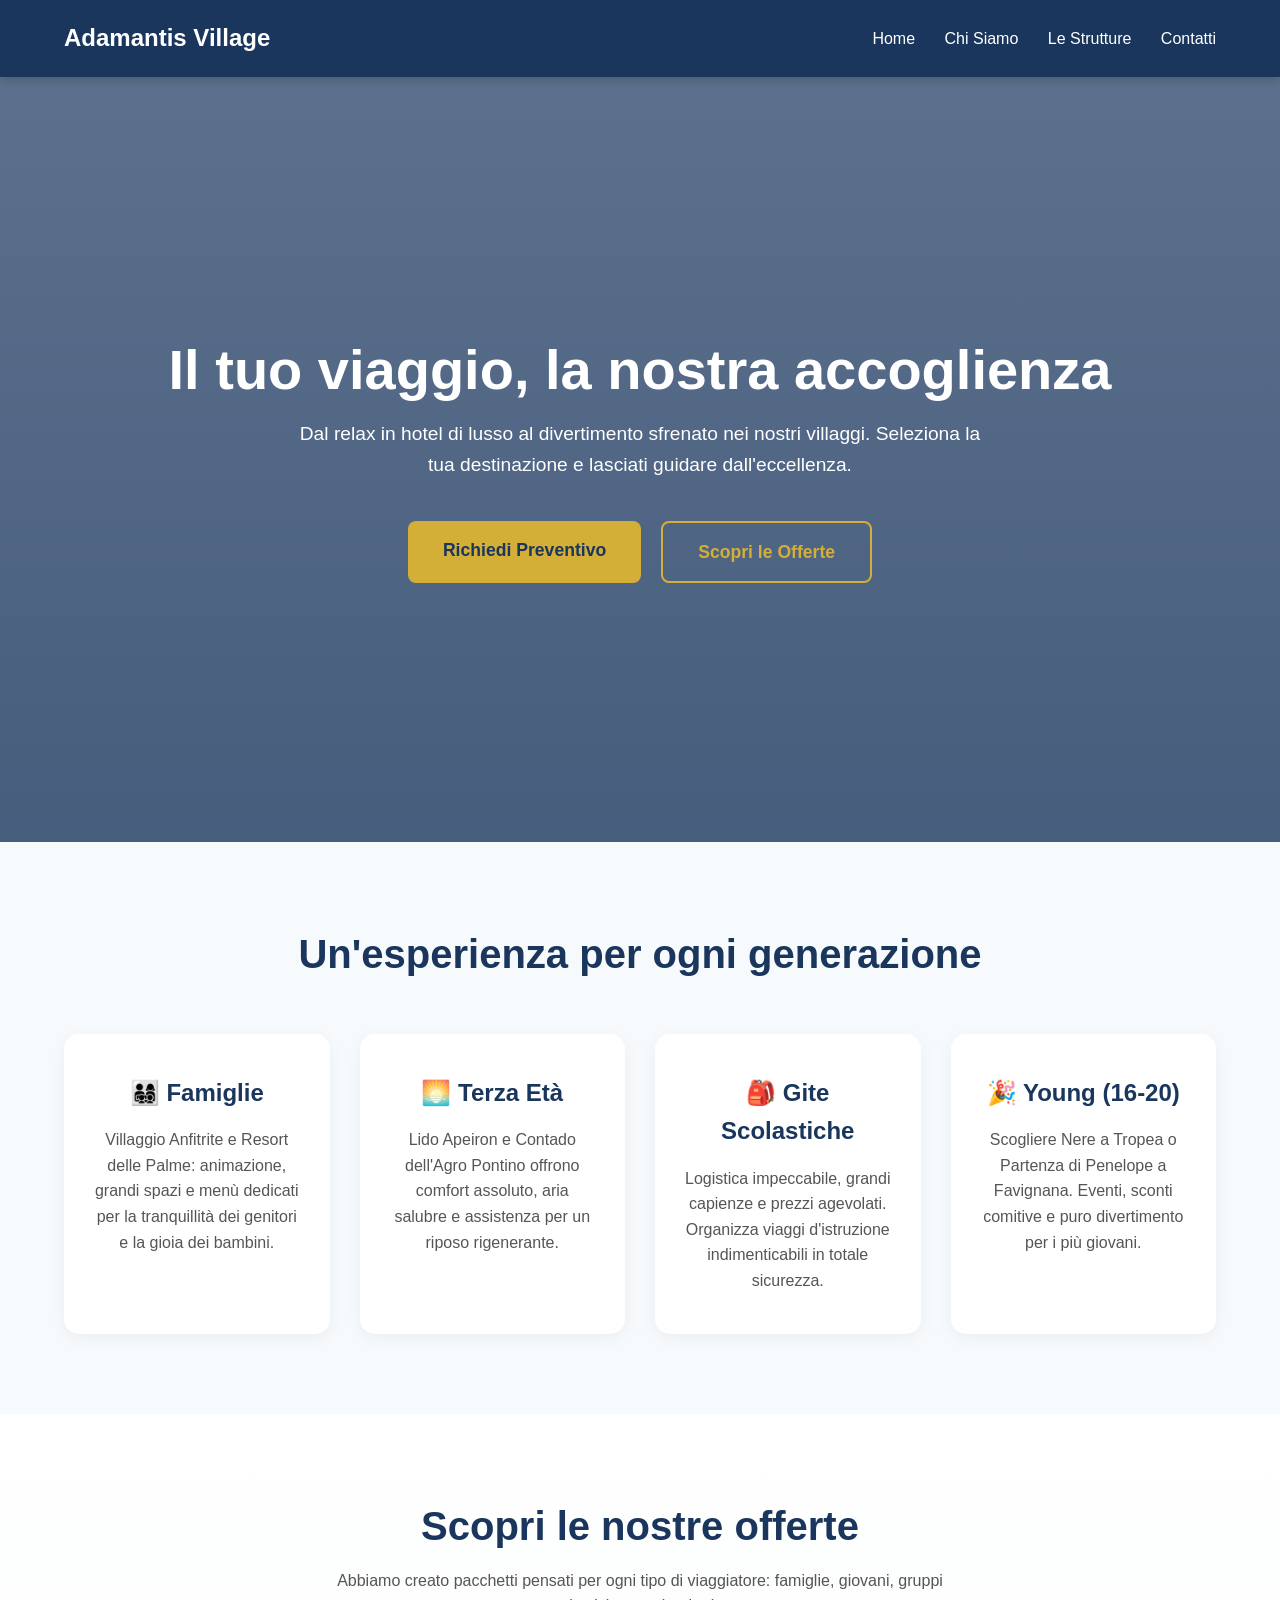
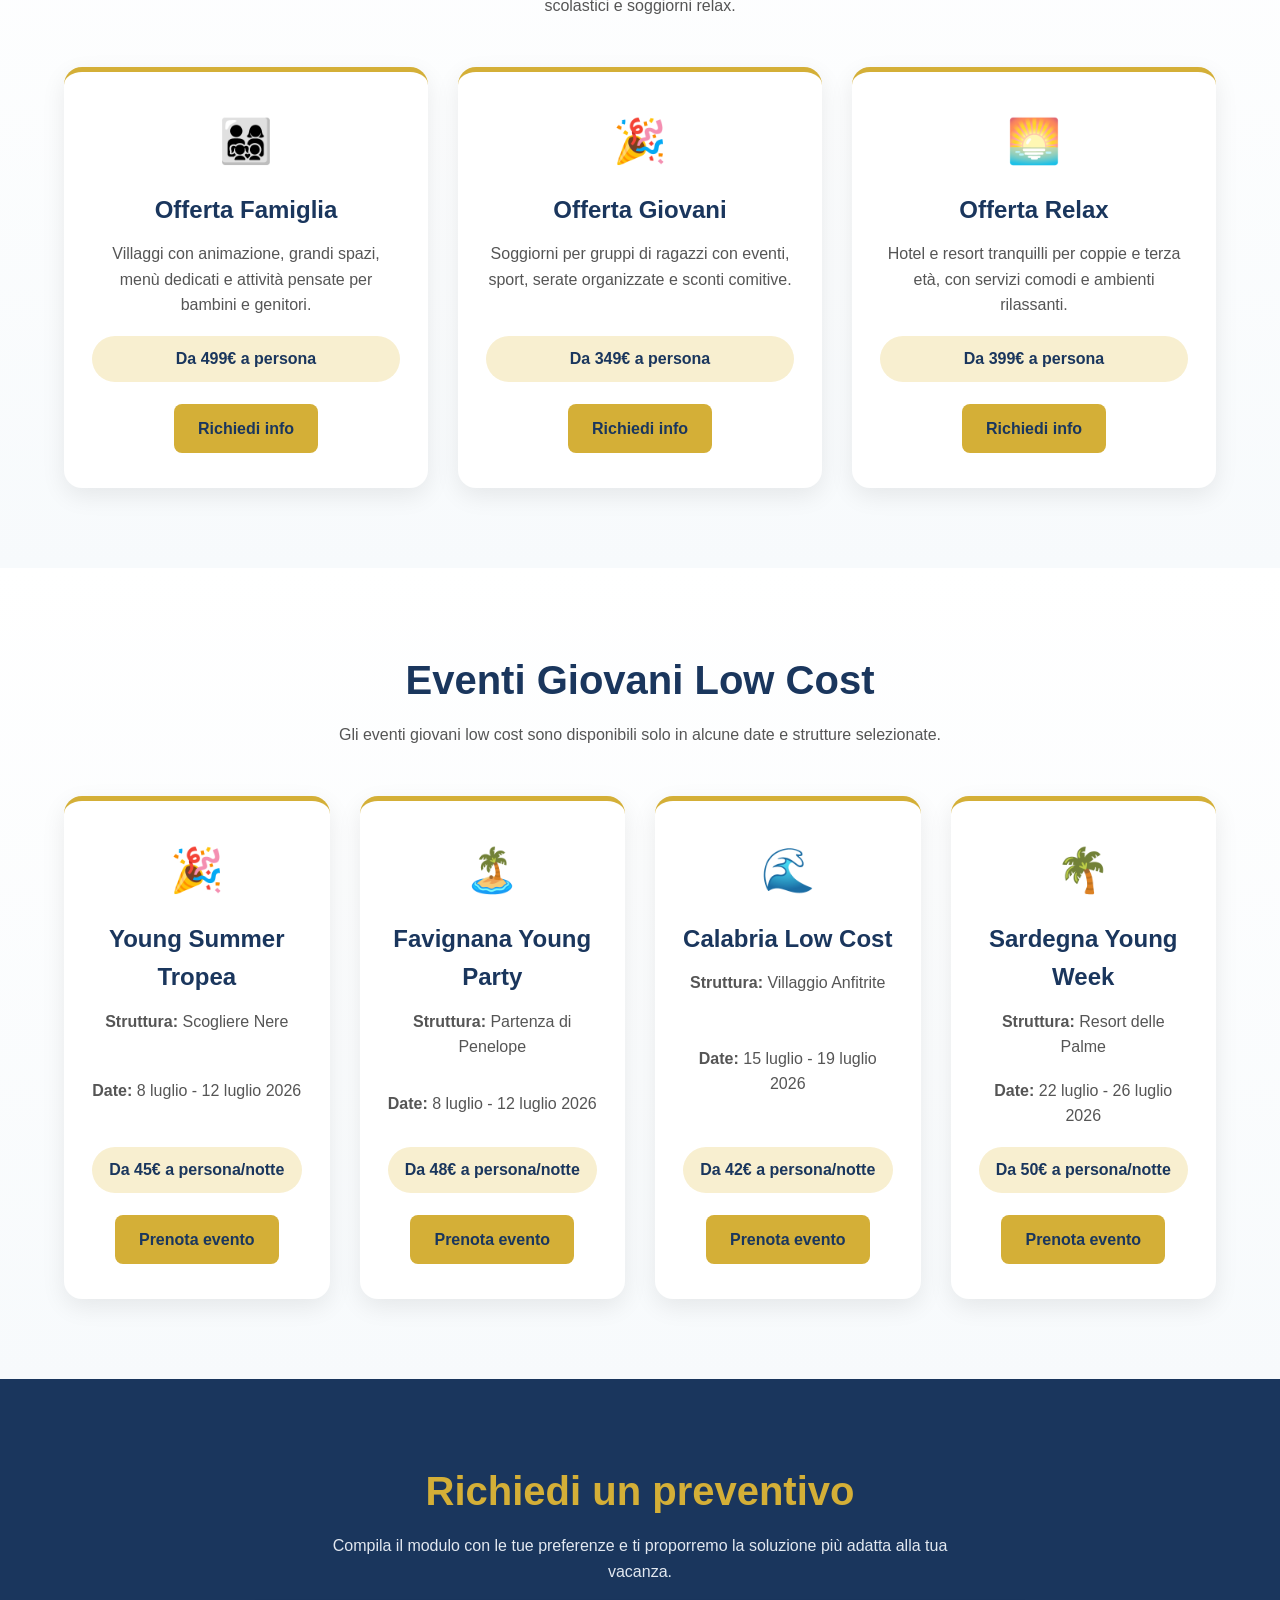
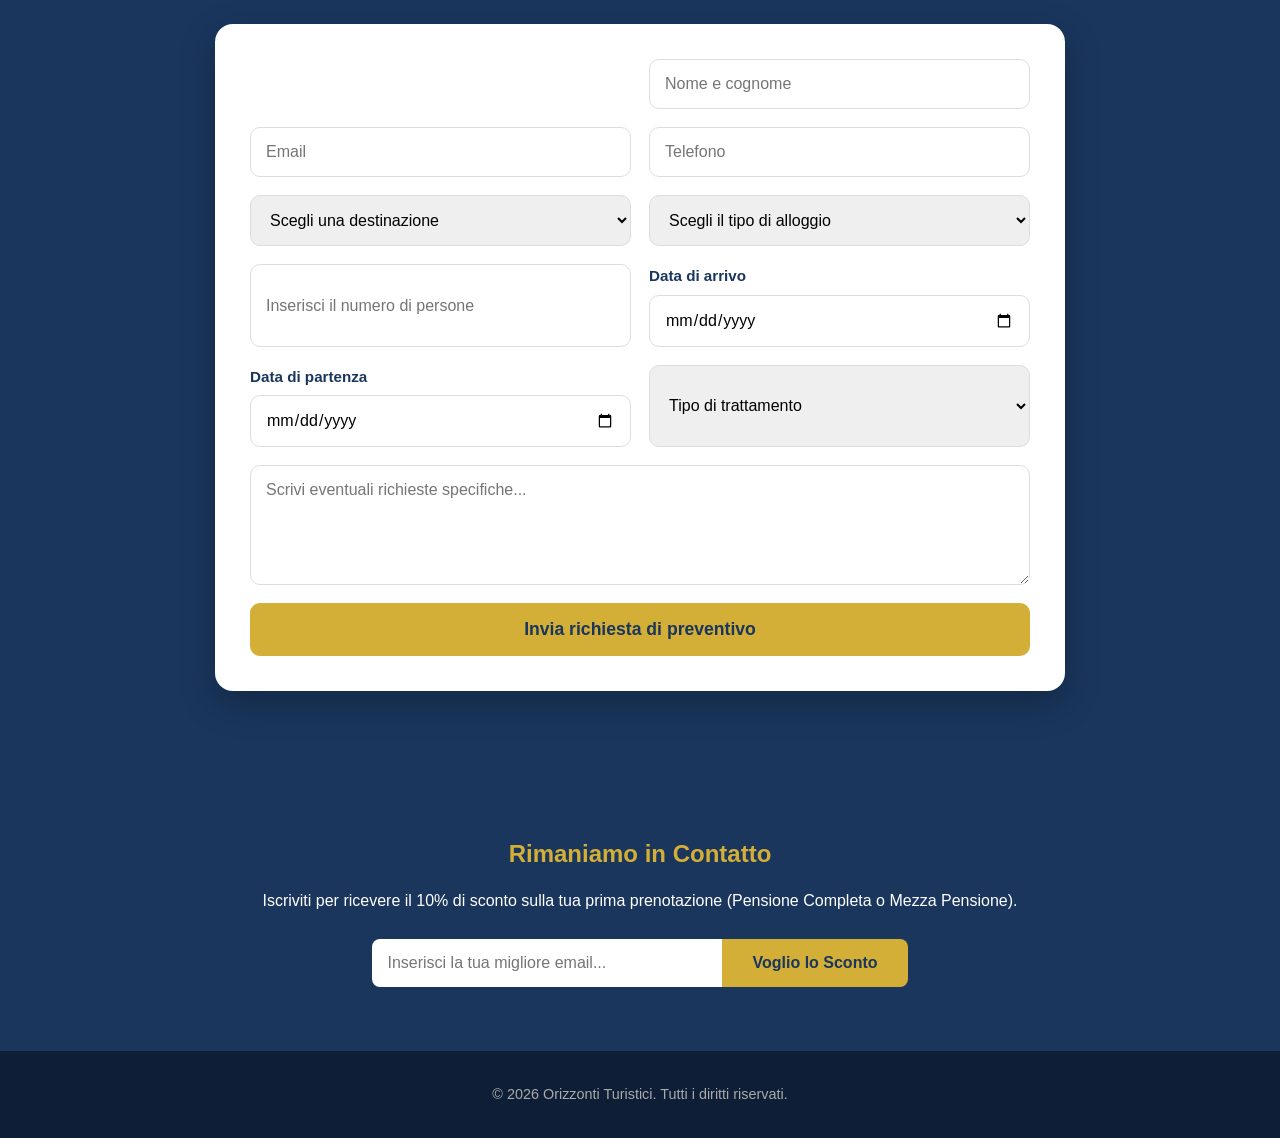
<file: index.html>
<!DOCTYPE html>
<html lang="it">
<head>
    <meta charset="UTF-8">
    <meta name="viewport" content="width=device-width, initial-scale=1.0">
    
    <title>Gruppo Turistico | Vacanze per tutte le generazioni</title>
    <style>
        /* Variabili Palette Colori */
        :root {
            --blu-navy: #1A365D;
            --oro: #D4AF37;
            --oro-hover: #b5952f;
            --sfondo-chiaro: #F7FAFC;
            --testo-scuro: #333333;
        }

        /* Reset e Stili di Base */
        * {
            box-sizing: border-box;
            margin: 0;
            padding: 0;
        }
        body { 
            font-family: 'Segoe UI', Tahoma, Geneva, Verdana, sans-serif; 
            background-color: var(--sfondo-chiaro); 
            color: var(--testo-scuro); 
            line-height: 1.6;
        }
        /* Effetto Smooth Scroll */
        html { scroll-behavior: smooth; }

        /* Barra di Navigazione */
        header { 
            background-color: var(--blu-navy); 
            padding: 1.2rem 5%; 
            display: flex; 
            justify-content: space-between; 
            align-items: center; 
            position: sticky; 
            top: 0; 
            z-index: 1000;
            box-shadow: 0 2px 10px rgba(0,0,0,0.2);
        }
        .logo { color: white; font-size: 1.5rem; font-weight: bold; text-decoration: none;}
        nav a { 
            color: white; 
            text-decoration: none; 
            margin-left: 25px; 
            font-weight: 500; 
            transition: color 0.3s ease;
        }
        nav a:hover { color: var(--oro); }

        /* Hero Section (Inizio Pagina) */
        .hero { 
            /* Sfondo temporaneo per dare l'idea del mare */
            background: linear-gradient(rgba(26, 54, 93, 0.7), rgba(26, 54, 93, 0.8)), 
                        url('https://images.unsplash.com/photo-1499793983690-e29da59ef1c2?ixlib=rb-4.0.3&auto=format&fit=crop&w=1920&q=80') center/cover; 
            height: 85vh; 
            display: flex; 
            flex-direction: column; 
            justify-content: center; 
            align-items: center; 
            text-align: center; 
            color: white; 
            padding: 0 20px;
        }
        .hero h1 { font-size: 3.5rem; margin-bottom: 1rem; line-height: 1.2;}
        .hero p { font-size: 1.2rem; margin-bottom: 2.5rem; max-width: 700px; }

        /* Bottoni Call-to-Action */
        .cta-group { display: flex; gap: 20px; flex-wrap: wrap; justify-content: center;}
        .btn{ 
                display: inline-block;
                padding: 15px 35px; 
                border-radius: 8px; 
                font-size: 1.1rem;
                font-weight: bold; 
                text-decoration: none; 
                transition: all 0.3s ease; 
                border: none; 
                cursor: pointer;
            }
        .btn-oro { background-color: var(--oro); color: var(--blu-navy); }
        .btn-oro:hover { 
            background-color: var(--oro-hover); 
            transform: translateY(-3px); 
            box-shadow: 0 5px 15px rgba(212, 175, 55, 0.4);
        }
        .btn-outline { border: 2px solid var(--oro); color: var(--oro); background: transparent;}
        .btn-outline:hover { 
            background-color: var(--oro); 
            color: var(--blu-navy); 
            transform: translateY(-3px); 
        }

        /* Sezione Target (Box Informativi) */
        .targets { padding: 5rem 5%; text-align: center; }
        .targets h2 { color: var(--blu-navy); margin-bottom: 3rem; font-size: 2.5rem;}
        .grid { 
            display: grid; 
            grid-template-columns: repeat(auto-fit, minmax(250px, 1fr)); 
            gap: 30px; 
        }
        .card { 
            background: white; 
            padding: 40px 30px; 
            border-radius: 15px; 
            box-shadow: 0 4px 15px rgba(0,0,0,0.05); 
            transition: transform 0.3s ease, box-shadow 0.3s ease; 
        }
        .card:hover { 
            transform: translateY(-10px); 
            box-shadow: 0 15px 30px rgba(0,0,0,0.1); 
        }
        .card h3 { color: var(--blu-navy); margin-bottom: 15px; font-size: 1.5rem;}
        .card p { color: #555; }

        /* Sezione Offerte */
.offerte {
    padding: 5rem 5%;
    background: linear-gradient(180deg, #ffffff 0%, #F7FAFC 100%);
    text-align: center;
    scroll-margin-top: 100px;
}

.offerte h2 {
    color: var(--blu-navy);
    font-size: 2.5rem;
    margin-bottom: 10px;
}

.offerte .intro {
    color: #555;
    max-width: 650px;
    margin: 0 auto 3rem;
}

.offerte-grid {
    display: grid;
    grid-template-columns: repeat(auto-fit, minmax(260px, 1fr));
    gap: 30px;
}

.offerta-card {
    background: white;
    padding: 35px 28px;
    border-radius: 18px;
    box-shadow: 0 8px 25px rgba(0,0,0,0.08);
    display: flex;
    flex-direction: column;
    min-height: 360px;
    transition: all 0.3s ease;
    border-top: 5px solid var(--oro);
}

.offerta-card:hover {
    transform: translateY(-8px);
    box-shadow: 0 16px 35px rgba(0,0,0,0.13);
}

.offerta-icon {
    font-size: 2.7rem;
    margin-bottom: 15px;
}

.offerta-card h3 {
    color: var(--blu-navy);
    font-size: 1.5rem;
    margin-bottom: 12px;
}

.offerta-card p {
    color: #555;
    margin-bottom: 18px;
    flex-grow: 1;
}

.prezzo {
    color: var(--blu-navy);
    background-color: #f8efd0;
    padding: 10px 15px;
    border-radius: 30px;
    font-weight: bold;
    margin-bottom: 22px;
    display: inline-block;
}

.btn-small {
    padding: 12px 24px;
    font-size: 1rem;
    align-self: center;
}

/* Sezione Preventivo */
.preventivo {
    padding: 5rem 5%;
    background-color: var(--blu-navy);
    color: white;
    text-align: center;
    scroll-margin-top: 100px;
}

.preventivo h2 {
    color: var(--oro);
    font-size: 2.5rem;
    margin-bottom: 10px;
}

.preventivo p {
    max-width: 650px;
    margin: 0 auto 2.5rem;
    color: #e2e8f0;
}

.preventivo form {
    max-width: 850px;
    margin: 0 auto;
    background: white;
    padding: 35px;
    border-radius: 18px;
    box-shadow: 0 12px 35px rgba(0,0,0,0.25);
    display: grid;
    grid-template-columns: 1fr 1fr;
    gap: 18px;
}

.preventivo input,
.preventivo select,
.preventivo textarea {
    width: 100%;
    padding: 15px;
    border: 1px solid #ddd;
    border-radius: 10px;
    font-size: 1rem;
    font-family: inherit;
    outline: none;
}

.preventivo input:focus,
.preventivo select:focus,
.preventivo textarea:focus {
    border-color: var(--oro);
    box-shadow: 0 0 0 3px rgba(212, 175, 55, 0.2);
}

.preventivo textarea {
    grid-column: span 2;
    resize: vertical;
    min-height: 120px;
}

.preventivo button {
    grid-column: span 2;
    background-color: var(--oro);
    color: var(--blu-navy);
    border: none;
    padding: 16px;
    border-radius: 10px;
    font-weight: bold;
    font-size: 1.1rem;
    cursor: pointer;
    transition: 0.3s;
}

.preventivo button:hover {
    background-color: var(--oro-hover);
    transform: translateY(-2px);
}

/* Responsive offerte e preventivo */
@media (max-width: 768px) {
    .preventivo form {
        grid-template-columns: 1fr;
        padding: 25px;
    }

    .preventivo textarea,
    .preventivo button {
        grid-column: span 1;
    }
}

        /* Sezione Raccolta Email */
        .newsletter { background-color: var(--blu-navy); color: white; padding: 4rem 5%; text-align: center; }
        .newsletter h2 { color: var(--oro); margin-bottom: 15px;}
        .newsletter input { 
            padding: 15px; 
            width: 100%;
            max-width: 350px; 
            border: none; 
            border-radius: 8px 0 0 8px; 
            outline: none;
            font-size: 1rem;
        }
        .newsletter button { 
            padding: 15px 30px; 
            border-radius: 0 8px 8px 0; 
            border: none; 
            background-color: var(--oro); 
            color: var(--blu-navy); 
            font-weight: bold; 
            font-size: 1rem;
            cursor: pointer;
            transition: background-color 0.3s;
        }
        .newsletter button:hover { background-color: var(--oro-hover); }
        .form-group { display: flex; justify-content: center; margin-top: 25px;}

        /* Footer */
        footer { background-color: #0d1e36; color: #aaa; text-align: center; padding: 2rem; font-size: 0.9rem;}
        
        /* Adattabilità per Smartphone */
        @media (max-width: 768px) {
            header { flex-direction: column; gap: 15px; }
            nav a { margin: 0 10px; }
            .hero h1 { font-size: 2.5rem; }
            .form-group { flex-direction: column; align-items: center; gap: 10px;}
            .newsletter input, .newsletter button { border-radius: 8px; width: 100%; max-width: 350px;}
        }

        .date-field {
    text-align: left;
}

.date-field label {
    display: block;
    color: var(--blu-navy);
    font-weight: bold;
    margin-bottom: 6px;
    font-size: 0.95rem;
}

.date-field input {
    width: 100%;
}
        /* Stili per il risultato del preventivo (compatibili con preventivo.js) */
        .container { max-width: 1100px; margin: 30px auto; padding: 0 5%; }
        .box { background: white; padding: 20px; border-radius: 12px; box-shadow: 0 8px 25px rgba(0,0,0,0.08); margin-bottom: 18px; }
        .info-card { background-color: var(--sfondo-chiaro); padding: 12px; border-radius: 8px; border-left: 4px solid var(--oro); margin-bottom: 12px; }
        .dettagli { display: grid; grid-template-columns: repeat(auto-fit, minmax(220px, 1fr)); gap: 12px; margin-top: 12px; }
        .subtitle { color: #555; margin-bottom: 12px; }
        .totale { text-align: center; background-color: var(--blu-navy); color: white; padding: 18px; border-radius: 12px; margin-top: 12px; }
        .totale span{ color: var(--oro); font-size: 1.6rem; font-weight: bold; }
        .errore { background-color: #ffecec; border: 1px solid #ff7b7b; color: #8b0000; padding: 16px; border-radius: 10px; margin-bottom: 12px; }
        .note { color: #666; font-size: 0.95rem; margin-top: 12px; }
    </style>
</head>
<body>

    <!-- Header & Navigazione -->
    <header>
        <a href="#" class="logo">Adamantis Village </a>
        <nav>
    <a href="index.html">Home</a>
    <a href="index.html#chi-siamo">Chi Siamo</a>
    <a href="./strutture.html">Le Strutture</a>
    <a href="index.html#contatti">Contatti</a>
</nav>
    </header>

    <!-- Hero Section (Impatto Iniziale) -->
    <section class="hero" id="home">
        <h1>Il tuo viaggio, la nostra accoglienza</h1>
        <p>Dal relax in hotel di lusso al divertimento sfrenato nei nostri villaggi. Seleziona la tua destinazione e lasciati guidare dall'eccellenza.</p>
        <div class="cta-group">
    <a href="#preventivo" class="btn btn-oro">Richiedi Preventivo</a>
    <a href="#offerte" class="btn btn-outline">Scopri le Offerte</a>
</div> 
    </section>

    <!-- Sezione Smistamento Target (Design Smooth) -->
    <section class="targets" id="chi-siamo">
        <h2>Un'esperienza per ogni generazione</h2>
        <div class="grid">
            <div class="card">
                <h3>👨‍👩‍👧‍👦 Famiglie</h3>
                <p>Villaggio Anfitrite e Resort delle Palme: animazione, grandi spazi e menù dedicati per la tranquillità dei genitori e la gioia dei bambini.</p>
            </div>
            <div class="card">
                <h3>🌅 Terza Età</h3>
                <p>Lido Apeiron e Contado dell'Agro Pontino offrono comfort assoluto, aria salubre e assistenza per un riposo rigenerante.</p>
            </div>
            <div class="card">
                <h3>🎒 Gite Scolastiche</h3>
                <p>Logistica impeccabile, grandi capienze e prezzi agevolati. Organizza viaggi d'istruzione indimenticabili in totale sicurezza.</p>
            </div>
            <div class="card">
                <h3>🎉 Young (16-20)</h3>
                <p>Scogliere Nere a Tropea o Partenza di Penelope a Favignana. Eventi, sconti comitive e puro divertimento per i più giovani.</p>
            </div>
        </div>
    </section>

    <!-- Sezione Offerte -->
<section class="offerte" id="offerte">
    <h2>Scopri le nostre offerte</h2>
    <p class="intro">
        Abbiamo creato pacchetti pensati per ogni tipo di viaggiatore: famiglie, giovani, gruppi scolastici e soggiorni relax.
    </p>

    <div class="offerte-grid">
        <div class="offerta-card">
            <div class="offerta-icon">👨‍👩‍👧‍👦</div>
            <h3>Offerta Famiglia</h3>
            <p>
                Villaggi con animazione, grandi spazi, menù dedicati e attività pensate per bambini e genitori.
            </p>
            <div class="prezzo">Da 499€ a persona</div>
            <a href="#preventivo" class="btn btn-oro btn-small">Richiedi info</a>
        </div>

        <div class="offerta-card">
            <div class="offerta-icon">🎉</div>
            <h3>Offerta Giovani</h3>
            <p>
                Soggiorni per gruppi di ragazzi con eventi, sport, serate organizzate e sconti comitive.
            </p>
            <div class="prezzo">Da 349€ a persona</div>
            <a href="#preventivo" class="btn btn-oro btn-small">Richiedi info</a>
        </div>

        <div class="offerta-card">
            <div class="offerta-icon">🌅</div>
            <h3>Offerta Relax</h3>
            <p>
                Hotel e resort tranquilli per coppie e terza età, con servizi comodi e ambienti rilassanti.
            </p>
            <div class="prezzo">Da 399€ a persona</div>
            <a href="#preventivo" class="btn btn-oro btn-small">Richiedi info</a>
        </div>
    </div>
</section>

<!-- Sezione Richiedi Preventivo -->
<!-- Eventi Giovani Low Cost (inserito dall'agent) -->
<section class="offerte" id="eventi-low-cost">
    <h2>Eventi Giovani Low Cost</h2>
    <p class="intro">
        Gli eventi giovani low cost sono disponibili solo in alcune date e strutture selezionate.
    </p>

    <div class="offerte-grid">
        <div class="offerta-card">
            <div class="offerta-icon">🎉</div>
            <h3>Young Summer Tropea</h3>
            <p><strong>Struttura:</strong> Scogliere Nere</p>
            <p><strong>Date:</strong> 8 luglio - 12 luglio 2026</p>
            <div class="prezzo">Da 45€ a persona/notte</div>
            <a href="dettaglio-struttura.html?id=scogliere-nere&pacchetto=giovani-low-cost&arrivo=2026-07-08&partenza=2026-07-12" class="btn btn-oro btn-small">
                Prenota evento
            </a>
        </div>

        <div class="offerta-card">
            <div class="offerta-icon">🏝️</div>
            <h3>Favignana Young Party</h3>
            <p><strong>Struttura:</strong> Partenza di Penelope</p>
            <p><strong>Date:</strong> 8 luglio - 12 luglio 2026</p>
            <div class="prezzo">Da 48€ a persona/notte</div>
            <a href="dettaglio-struttura.html?id=partenza-penelope&pacchetto=giovani-low-cost&arrivo=2026-07-08&partenza=2026-07-12" class="btn btn-oro btn-small">
                Prenota evento
            </a>
        </div>

        <div class="offerta-card">
            <div class="offerta-icon">🌊</div>
            <h3>Calabria Low Cost</h3>
            <p><strong>Struttura:</strong> Villaggio Anfitrite</p>
            <p><strong>Date:</strong> 15 luglio - 19 luglio 2026</p>
            <div class="prezzo">Da 42€ a persona/notte</div>
            <a href="dettaglio-struttura.html?id=villaggio-anfitrite&pacchetto=giovani-low-cost&arrivo=2026-07-15&partenza=2026-07-19" class="btn btn-oro btn-small">
                Prenota evento
            </a>
        </div>

        <div class="offerta-card">
            <div class="offerta-icon">🌴</div>
            <h3>Sardegna Young Week</h3>
            <p><strong>Struttura:</strong> Resort delle Palme</p>
            <p><strong>Date:</strong> 22 luglio - 26 luglio 2026</p>
            <div class="prezzo">Da 50€ a persona/notte</div>
            <a href="dettaglio-struttura.html?id=resort-palme&pacchetto=giovani-low-cost&arrivo=2026-07-22&partenza=2026-07-26" class="btn btn-oro btn-small">
                Prenota evento
            </a>
        </div>
    </div>
    </section>

    <!-- Sezione Richiedi Preventivo -->
    <section class="preventivo" id="preventivo">
    <h2>Richiedi un preventivo</h2>
    <p>
        Compila il modulo con le tue preferenze e ti proporremo la soluzione più adatta alla tua vacanza.
    </p>

    <form id="formPreventivo">

        <div id="risultatoPreventivo"></div>

    <input type="text" id="nome" name="nome" placeholder="Nome e cognome" required>

    <input type="email" id="email" name="email" placeholder="Email" required>

    <input type="tel" id="telefono" name="telefono" placeholder="Telefono">

    <select id="destinazione" name="destinazione" required>
        <option value="">Scegli una destinazione</option>

        <option value="villaggio-anfitrite">Villaggio Anfitrite</option>
        <option value="resort-palme">Resort delle Palme</option>
        <option value="scogliere-nere">Scogliere Nere</option>
        <option value="promontorio-anti-elios">Promontorio Anti-elios</option>
        <option value="hotel-baroni">Hotel Baroni d'Aragosta</option>
        <option value="etranger-glace">Étranger Glace & Tennis</option>
        <option value="insenatura-ombrosa">Insenatura Ombrosa</option>
        <option value="contado-agro-pontino">Contado dell'Agro Pontino</option>
        <option value="partenza-penelope">Partenza di Penelope</option>
        <option value="lido-apeiron">Lido Apeiron</option>
    </select>

    <select id="tipo_alloggio" name="tipo_alloggio" required>
    <option value="">Scegli il tipo di alloggio</option>
    <option value="camera-hotel">Camera hotel / standard</option>
    <option value="bungalow">Bungalow</option>
    </select>

    <input 
        type="number" 
        id="numero_persone"
        name="numero_persone" 
        placeholder="Inserisci il numero di persone" 
        min="1" 
        required
    >

    <div class="date-field">
        <label for="data_arrivo">Data di arrivo</label>
        <input type="date" id="data_arrivo" name="data_arrivo" required>
    </div>

    <div class="date-field">
        <label for="data_partenza">Data di partenza</label>
        <input type="date" id="data_partenza" name="data_partenza" required>
    </div>

    <select id="trattamento" name="trattamento" required>
        <option value="">Tipo di trattamento</option>
        <option value="mezza-pensione">Mezza pensione</option>
        <option value="pensione-completa">Pensione completa</option>
        <option value="all-inclusive">All inclusive</option>
    </select>

    <textarea id="messaggio" name="messaggio" placeholder="Scrivi eventuali richieste specifiche..."></textarea>

    <input type="hidden" id="tipo_pacchetto" name="tipo_pacchetto" value="standard">

    <button type="submit">Invia richiesta di preventivo</button>
</form>
</section>  

    <!-- Sezione Lead Generation -->
    <section class="newsletter" id="contatti">
        <h2>Rimaniamo in Contatto</h2>
        <p>Iscriviti per ricevere il 10% di sconto sulla tua prima prenotazione (Pensione Completa o Mezza Pensione).</p>
        <form class="form-group" action="newsletter.php" method="POST">
            <input type="email" name="email" placeholder="Inserisci la tua migliore email..." required>
            <button type="submit">Voglio lo Sconto</button>
        </form>
    </section>

    <!-- Footer -->
    <footer>
        <p>&copy; 2026 Orizzonti Turistici. Tutti i diritti riservati.</p>
    </footer>
        <script src="site-data.js"></script>
        <script src="account-menu.js"></script>
        <script src="preventivo.js"></script>
</body>
</html>
</file>
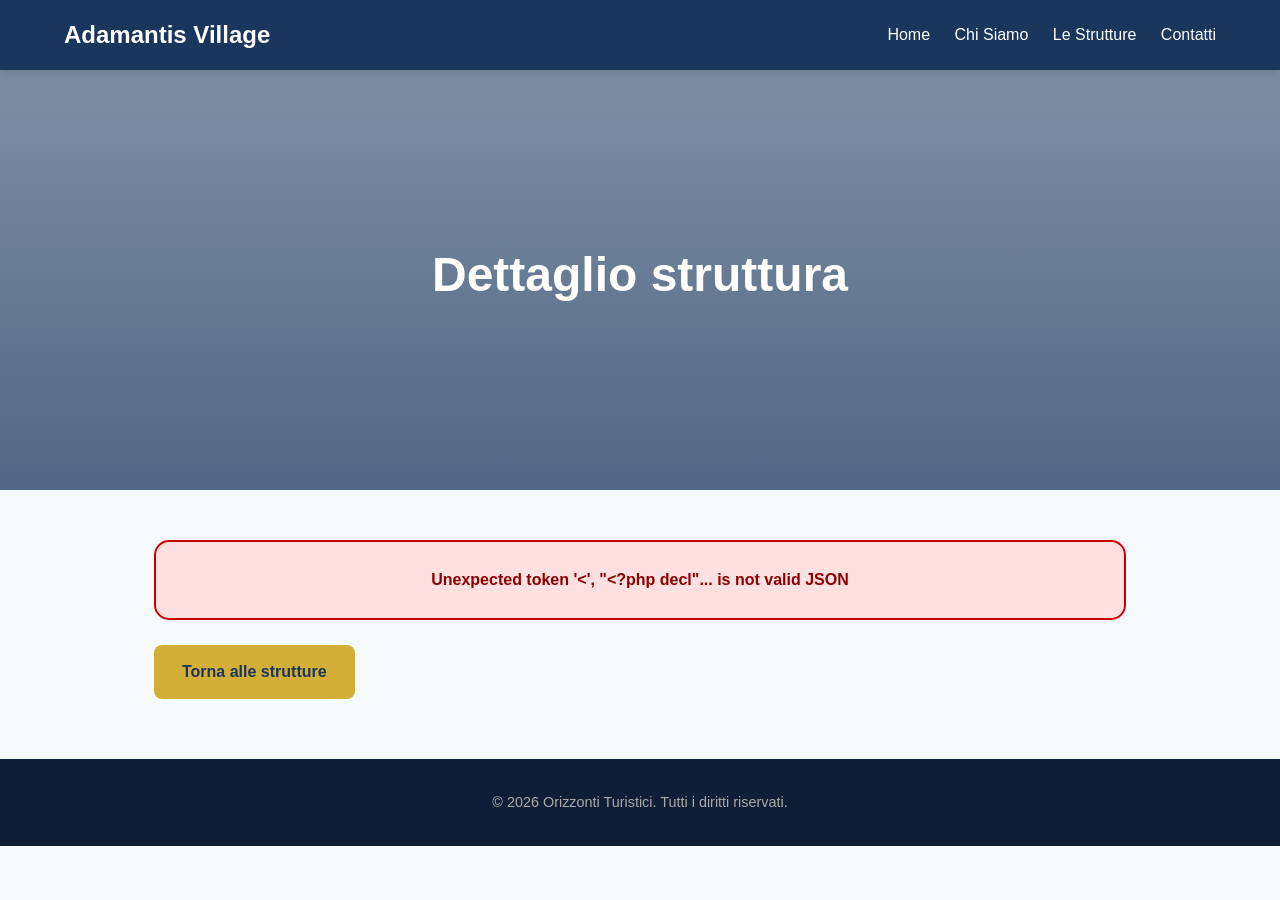
<file: dettaglio-struttura.html>
<!DOCTYPE html>
<html lang="it">
<head>
    <meta charset="UTF-8">
    <title>Dettaglio struttura | Adamantis Village</title>
    <meta name="viewport" content="width=device-width, initial-scale=1.0">

    <style>
        :root {
            --blu-navy: #1A365D;
            --oro: #D4AF37;
            --oro-hover: #b5952f;
            --sfondo-chiaro: #F7FAFC;
            --testo-scuro: #333333;
            --grigio-testo: #666666;
        }

        * {
            box-sizing: border-box;
            margin: 0;
            padding: 0;
        }

        body {
            font-family: 'Segoe UI', Tahoma, Geneva, Verdana, sans-serif;
            background-color: var(--sfondo-chiaro);
            color: var(--testo-scuro);
            line-height: 1.6;
        }

        header {
            background-color: var(--blu-navy);
            padding: 1rem 5%;
            display: flex;
            justify-content: space-between;
            align-items: center;
            box-shadow: 0 2px 10px rgba(0,0,0,0.2);
        }

        .logo {
            color: white;
            font-size: 1.5rem;
            font-weight: bold;
            text-decoration: none;
        }

        nav a {
            color: white;
            text-decoration: none;
            margin-left: 20px;
            font-weight: 500;
        }

        nav a:hover {
            color: var(--oro);
        }

        .hero-dettaglio {
            min-height: 420px;
            background:
                linear-gradient(rgba(26, 54, 93, 0.55), rgba(26, 54, 93, 0.75));
            background-position: center;
            background-size: cover;
            display: flex;
            align-items: center;
            justify-content: center;
            text-align: center;
            color: white;
            padding: 40px 20px;
        }

        .hero-dettaglio h1 {
            font-size: 3rem;
            margin-bottom: 10px;
        }

        .hero-dettaglio p {
            font-size: 1.2rem;
        }

        .container {
            max-width: 1100px;
            margin: 50px auto;
            padding: 0 5%;
        }

        .layout {
            display: grid;
            grid-template-columns: 1.2fr 0.8fr;
            gap: 35px;
            align-items: start;
        }

        .box {
            background: white;
            padding: 30px;
            border-radius: 18px;
            box-shadow: 0 8px 25px rgba(0,0,0,0.08);
            margin-bottom: 25px;
        }

        .box h2 {
            color: var(--blu-navy);
            margin-bottom: 15px;
        }

        .info-grid {
            display: grid;
            grid-template-columns: repeat(2, 1fr);
            gap: 15px;
            margin-top: 25px;
        }

        .info-card {
            background-color: var(--sfondo-chiaro);
            padding: 18px;
            border-radius: 12px;
            border-left: 5px solid var(--oro);
            margin-top: 15px;
        }

        .info-card strong {
            color: var(--blu-navy);
        }

        .servizi {
            display: flex;
            flex-wrap: wrap;
            gap: 10px;
            margin-top: 15px;
        }

        .servizi span {
            background-color: #f8efd0;
            color: var(--blu-navy);
            padding: 8px 14px;
            border-radius: 20px;
            font-weight: bold;
            font-size: 0.9rem;
        }

        .soluzione {
            background-color: var(--sfondo-chiaro);
            padding: 18px;
            border-radius: 14px;
            margin-bottom: 15px;
            border: 1px solid #e5e5e5;
        }

        .soluzione h3 {
            color: var(--blu-navy);
            margin-bottom: 8px;
        }

        form {
            display: grid;
            gap: 15px;
        }

        input,
        select,
        textarea {
            width: 100%;
            padding: 14px;
            border: 1px solid #ddd;
            border-radius: 10px;
            font-size: 1rem;
            font-family: inherit;
            outline: none;
        }

        input:focus,
        select:focus,
        textarea:focus {
            border-color: var(--oro);
            box-shadow: 0 0 0 3px rgba(212, 175, 55, 0.2);
        }

        label {
            color: var(--blu-navy);
            font-weight: bold;
            font-size: 0.95rem;
        }

        textarea {
            min-height: 110px;
            resize: vertical;
        }

        .btn {
            display: inline-block;
            text-align: center;
            background-color: var(--oro);
            color: var(--blu-navy);
            padding: 14px 28px;
            border-radius: 8px;
            text-decoration: none;
            font-weight: bold;
            border: none;
            cursor: pointer;
            transition: 0.3s;
            font-size: 1rem;
        }

        .btn:hover {
            background-color: var(--oro-hover);
            transform: translateY(-2px);
        }

        .btn-secondary {
            background-color: var(--blu-navy);
            color: white;
        }

        .btn-secondary:hover {
            background-color: #0d1e36;
            color: white;
        }

        .errore {
            background-color: #ffe0e0;
            border: 2px solid #cc0000;
            color: #8b0000;
            padding: 25px;
            border-radius: 15px;
            text-align: center;
            font-weight: bold;
            margin-bottom: 25px;
        }

        .subtitle {
            text-align: center;
            color: var(--grigio-testo);
            margin-bottom: 35px;
        }

        .totale {
            text-align: center;
            background-color: var(--blu-navy);
            color: white;
            padding: 25px;
            border-radius: 15px;
            margin-top: 25px;
        }

        .totale p {
            font-size: 1.1rem;
            margin-bottom: 10px;
        }

        .totale span {
            color: var(--oro);
            font-size: 2.3rem;
            font-weight: bold;
        }

        .note {
            margin-top: 25px;
            color: var(--grigio-testo);
            font-size: 0.95rem;
            text-align: center;
        }

        footer {
            background-color: #0d1e36;
            color: #aaa;
            text-align: center;
            padding: 2rem;
            font-size: 0.9rem;
            margin-top: 60px;
        }

        @media (max-width: 850px) {
            header {
                flex-direction: column;
                gap: 15px;
            }

            .layout {
                grid-template-columns: 1fr;
            }

            .hero-dettaglio h1 {
                font-size: 2.2rem;
            }

            .info-grid {
                grid-template-columns: 1fr;
            }
        }
    </style>
</head>

<body>

<header>
    <a href="index.html" class="logo">Adamantis Village</a>
    <nav>
        <a href="index.html">Home</a>
        <a href="index.html#chi-siamo">Chi Siamo</a>
        <a href="strutture.html">Le Strutture</a>
        <a href="index.html#contatti">Contatti</a>
    </nav>
</header>

<section class="hero-dettaglio" id="heroDettaglio">
    <div>
        <h1 id="titoloStruttura">Dettaglio struttura</h1>
        <p id="sottotitoloStruttura"></p>
    </div>
</section>

<main class="container" id="contenutoStruttura"></main>

<footer>
    <p>&copy; 2026 Orizzonti Turistici. Tutti i diritti riservati.</p>
</footer>

<script src="site-data.js"></script>
<script src="account-menu.js"></script>
<script src="dettaglio-struttura.js"></script>
<script src="preventivo.js"></script>

</body>
</html>
</file>
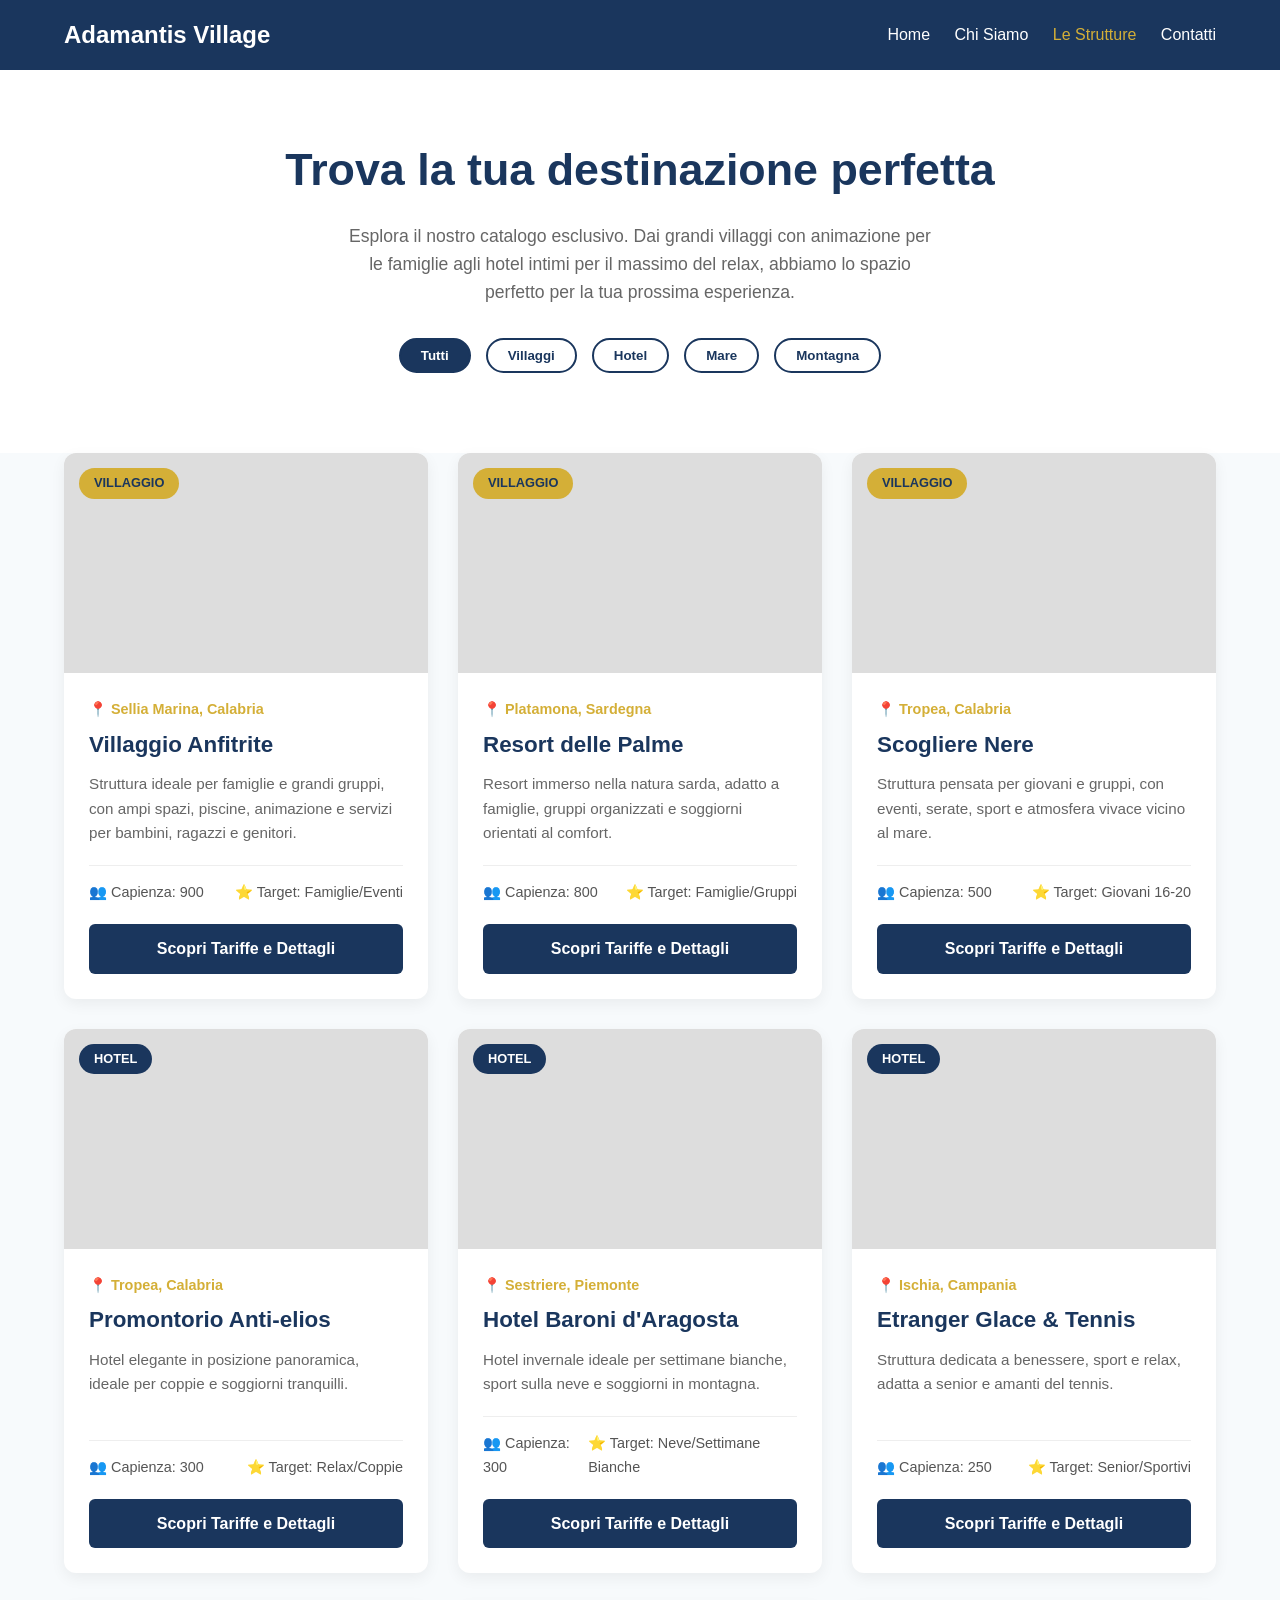
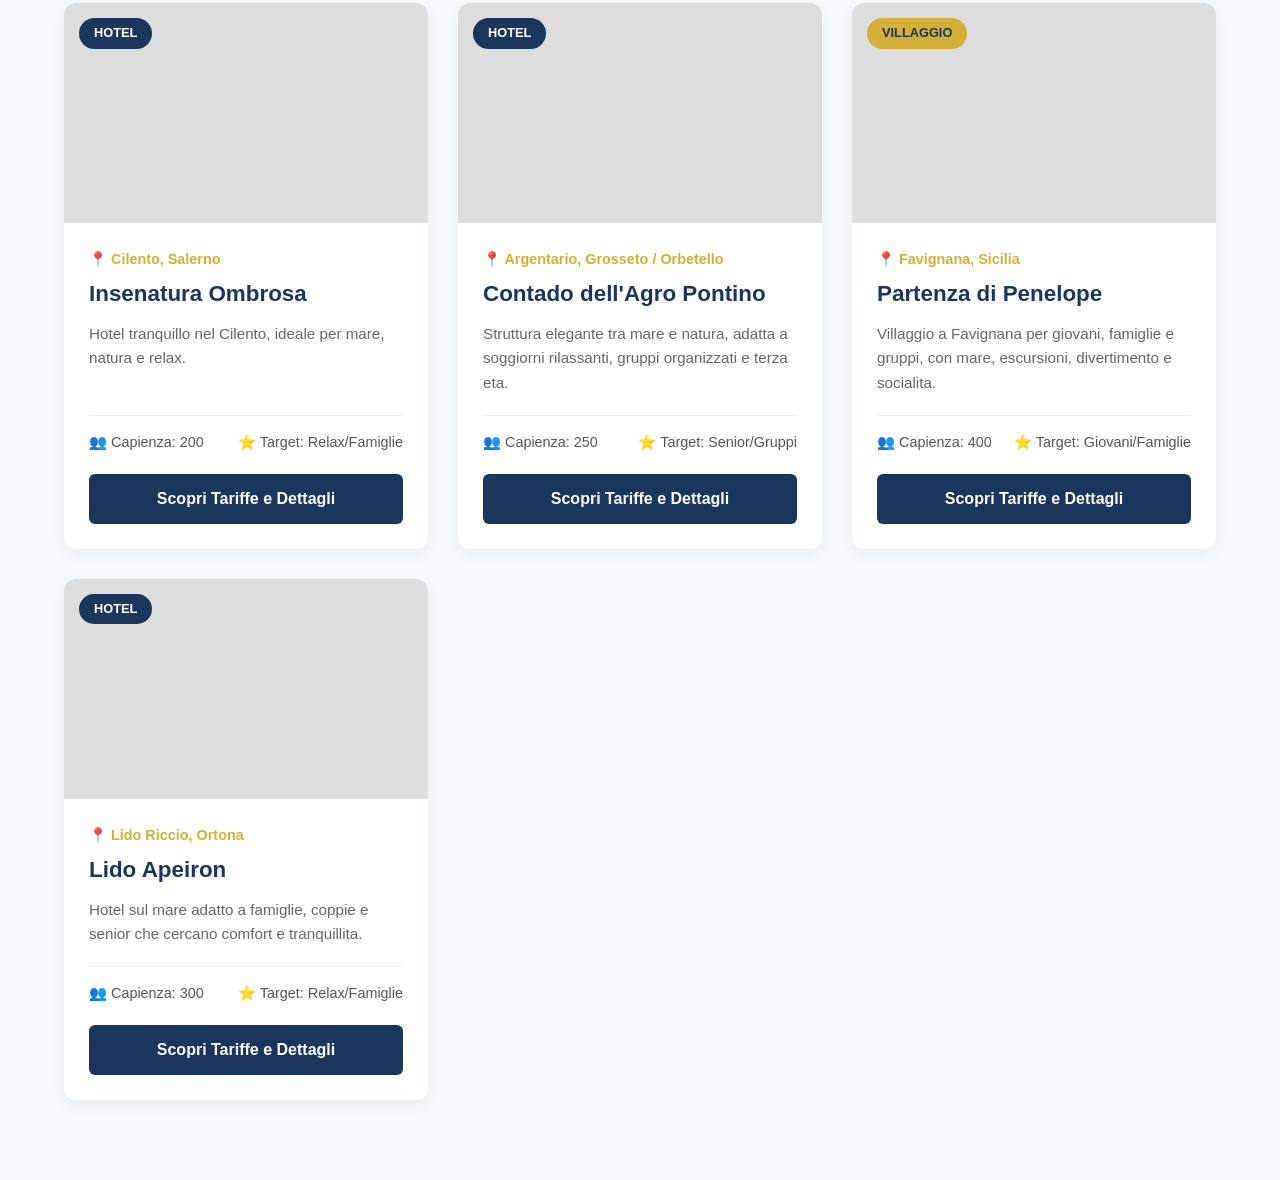
<file: strutture.html>
<!DOCTYPE html>
<html lang="it">
<head>
    <meta charset="UTF-8">
    <meta name="viewport" content="width=device-width, initial-scale=1.0">
    <title>Le Nostre Strutture | Orizzonti Turistici</title>
    <style>
        /* Variabili Palette Colori */
        :root {
            --blu-navy: #1A365D;
            --oro: #D4AF37;
            --oro-hover: #b5952f;
            --sfondo-chiaro: #F7FAFC;
            --testo-scuro: #333333;
            --grigio-testo: #666666;
        }

        * { box-sizing: border-box; margin: 0; padding: 0; }
        body { 
            font-family: 'Segoe UI', Tahoma, Geneva, Verdana, sans-serif; 
            background-color: var(--sfondo-chiaro); 
            color: var(--testo-scuro); 
            line-height: 1.6;
        }

        /* Header Minimo per pagine interne */
        header { 
            background-color: var(--blu-navy); 
            padding: 1rem 5%; 
            display: flex; 
            justify-content: space-between; 
            align-items: center; 
            box-shadow: 0 2px 10px rgba(0,0,0,0.1);
        }
        .logo { color: white; font-size: 1.5rem; font-weight: bold; text-decoration: none;}
        nav a { color: white; text-decoration: none; margin-left: 20px; font-weight: 500; transition: 0.3s;}
        nav a:hover { color: var(--oro); }

        /* Intestazione Catalogo */
        .page-header {
            background-color: white;
            text-align: center;
            padding: 4rem 2rem 2rem;
        }
        .page-header h1 { color: var(--blu-navy); font-size: 2.8rem; margin-bottom: 1rem; }
        .page-header p { color: var(--grigio-testo); max-width: 600px; margin: 0 auto 2rem; font-size: 1.1rem; }

        /* Barra dei Filtri */
        .filters {
            display: flex;
            justify-content: center;
            gap: 15px;
            flex-wrap: wrap;
            margin-bottom: 3rem;
        }
        .filter-btn {
            padding: 8px 20px;
            border: 2px solid var(--blu-navy);
            background: transparent;
            color: var(--blu-navy);
            border-radius: 30px;
            cursor: pointer;
            font-weight: bold;
            transition: all 0.3s ease;
        }
        .filter-btn.active, .filter-btn:hover {
            background: var(--blu-navy);
            color: white;
        }

        /* Griglia Strutture */
        .catalog-container {
            padding: 0 5% 5rem;
            max-width: 1400px;
            margin: 0 auto;
        }
        .grid {
            display: grid;
            grid-template-columns: repeat(auto-fill, minmax(320px, 1fr));
            gap: 30px;
        }

        /* Stile delle Card Prodotto */
        .card {
            background: white;
            border-radius: 12px;
            overflow: hidden;
            box-shadow: 0 5px 15px rgba(0,0,0,0.06);
            transition: transform 0.3s ease, box-shadow 0.3s ease;
            display: flex;
            flex-direction: column;
        }
        .card:hover {
            transform: translateY(-8px);
            box-shadow: 0 15px 30px rgba(0,0,0,0.12);
        }
        .card-img {
            height: 220px;
            background-color: #ddd;
            background-size: cover;
            background-position: center;
            position: relative;
        }
        
        /* Badge Tipologia (Hotel/Villaggio) */
        .badge {
            position: absolute;
            top: 15px;
            left: 15px;
            background: var(--oro);
            color: var(--blu-navy);
            padding: 5px 15px;
            border-radius: 20px;
            font-size: 0.8rem;
            font-weight: bold;
            text-transform: uppercase;
        }

        .card-content {
            padding: 25px;
            flex-grow: 1;
            display: flex;
            flex-direction: column;
        }
        .location {
            color: var(--oro);
            font-size: 0.9rem;
            font-weight: bold;
            margin-bottom: 5px;
            display: flex;
            align-items: center;
            gap: 5px;
        }
        .card-title {
            color: var(--blu-navy);
            font-size: 1.4rem;
            margin-bottom: 10px;
        }
        .card-desc {
            color: var(--grigio-testo);
            font-size: 0.95rem;
            margin-bottom: 20px;
            flex-grow: 1;
        }
        .card-meta {
            display: flex;
            justify-content: space-between;
            border-top: 1px solid #eee;
            padding-top: 15px;
            margin-bottom: 20px;
            font-size: 0.9rem;
            color: #555;
        }
        
        /* Bottone Card */
        .btn-card {
            display: block;
            text-align: center;
            background-color: var(--blu-navy);
            color: white;
            text-decoration: none;
            padding: 12px;
            border-radius: 6px;
            font-weight: bold;
            transition: background 0.3s;
        }
        .btn-card:hover { background-color: var(--oro); color: var(--blu-navy); }

        /* Responsive */
        @media (max-width: 768px) {
            header { flex-direction: column; gap: 15px; padding: 1rem;}
            .page-header h1 { font-size: 2.2rem; }
        }
    </style>
</head>
<body>

    <header>
        <a href="index.html" class="logo">Adamantis Village</a>
       <nav>
    <a href="index.html">Home</a>
    <a href="index.html#chi-siamo">Chi Siamo</a>
    <a href="strutture.html" style="color: var(--oro);">Le Strutture</a>
    <a href="index.html#contatti">Contatti</a>
</nav>
    </header>

    <div class="page-header">
        <h1>Trova la tua destinazione perfetta</h1>
        <p>Esplora il nostro catalogo esclusivo. Dai grandi villaggi con animazione per le famiglie agli hotel intimi per il massimo del relax, abbiamo lo spazio perfetto per la tua prossima esperienza.</p>
        
        <div class="filters">
    <button type="button" class="filter-btn active" data-filter="tutti">Tutti</button>
    <button type="button" class="filter-btn" data-filter="villaggio">Villaggi</button>
    <button type="button" class="filter-btn" data-filter="hotel">Hotel</button>
    <button type="button" class="filter-btn" data-filter="mare">Mare</button>
    <button type="button" class="filter-btn" data-filter="montagna">Montagna</button>
</div>
    </div>

    <section class="catalog-container">
        <div class="grid">

            <!-- Villaggio Anfitrite -->
            <div class="card" data-category="villaggio mare">
            <div class="card-img" style="background-image: url('https://images.unsplash.com/photo-1540541338287-41700207dee6?ixlib=rb-4.0.3&auto=format&fit=crop&w=800&q=80');">
                    <span class="badge">Villaggio</span>
                </div>
                <div class="card-content">
                    <div class="location">📍 Sellia Marina, Calabria (Ionio)</div>
                    <h3 class="card-title">Villaggio Anfitrite</h3>
                    <p class="card-desc">Il fiore all'occhiello per le grandi famiglie. Un'oasi di divertimento con enormi spazi aperti, piscine scenografiche e un'animazione che renderà indimenticabile l'estate dei più piccoli.</p>
                    <div class="card-meta">
                        <span>👥 Capienza: 900</span>
                        <span>⭐ Target: Famiglie/Eventi</span>
                    </div>
                    <a href="dettaglio-struttura.html?id=villaggio-anfitrite" class="btn-card">Scopri Tariffe e Dettagli</a>
                </div>
            </div>

            <!-- Resort delle Palme -->
            <div class="card" data-category="villaggio mare"> 
                <div class="card-img" style="background-image: url('https://images.unsplash.com/photo-1582610116397-edb318620f90?ixlib=rb-4.0.3&auto=format&fit=crop&w=800&q=80');">
                    <span class="badge">Villaggio</span>
                </div>
                <div class="card-content">
                    <div class="location">📍 Platamona, Sardegna</div>
                    <h3 class="card-title">Resort delle Palme</h3>
                    <p class="card-desc">Immerso nei profumi della macchia mediterranea sarda, questo resort offre il perfetto equilibrio tra il relax assoluto della natura e i comfort di un villaggio premium.</p>
                    <div class="card-meta">
                        <span>👥 Capienza: 800</span>
                        <span>⭐ Target: Famiglie/Gruppi</span>
                    </div>
                    <a href="dettaglio-struttura.html?id=resort-palme" class="btn-card">Scopri Tariffe e Dettagli</a>
                </div>
            </div>

            <!-- Scogliere Nere -->
            <div class="card" data-category="villaggio mare">
                <div class="card-img" style="background-image: url('https://images.unsplash.com/photo-1519046904884-53103b34b206?ixlib=rb-4.0.3&auto=format&fit=crop&w=800&q=80');">
                    <span class="badge">Villaggio</span>
                </div>
                <div class="card-content">
                    <div class="location">📍 Tropea, Calabria</div>
                    <h3 class="card-title">Scogliere Nere</h3>
                    <p class="card-desc">La meta definitiva per i giovani. Un'atmosfera vibrante, eventi serali, DJ set e l'accesso diretto a uno dei mari più belli d'Italia. Il luogo ideale per creare ricordi indelebili.</p>
                    <div class="card-meta">
                        <span>👥 Capienza: 500</span>
                        <span>⭐ Target: Giovani 16-20</span>
                    </div>
                    <a href="dettaglio-struttura.html?id=scogliere-nere" class="btn-card">Scopri Tariffe e Dettagli</a>
                </div>
            </div>

            <!-- Promontorio Anti-elios -->
            <div class="card" data-category="hotel mare">
                <div class="card-img" style="background-image: url('https://images.unsplash.com/photo-1566073771259-6a8506099945?ixlib=rb-4.0.3&auto=format&fit=crop&w=800&q=80');">
                    <span class="badge" style="background: var(--blu-navy); color: white;">Hotel</span>
                </div>
                <div class="card-content">
                    <div class="location">📍 Tropea, Calabria</div>
                    <h3 class="card-title">Promontorio Anti-elios</h3>
                    <p class="card-desc">Un rifugio elegante incastonato sulla costa. Conosciuto per i suoi tramonti mozzafiato e il servizio impeccabile, è l'ideale per coppie e per chi cerca un soggiorno di alta classe.</p>
                    <div class="card-meta">
                        <span>👥 Capienza: 300</span>
                        <span>⭐ Target: Relax/Coppie</span>
                    </div>
                    <a href="dettaglio-struttura.html?id=promontorio-anti-elios" class="btn-card">Scopri Tariffe e Dettagli</a>
                </div>
            </div>

            <!-- Hotel Baroni d'Aragosta (Invernale) -->
            <div class="card" data-category="hotel montagna">
                <div class="card-img" style="background-image: url('https://images.unsplash.com/photo-1551524164-687a55dd1126?ixlib=rb-4.0.3&auto=format&fit=crop&w=800&q=80');">
                    <span class="badge" style="background: #e0f2fe; color: var(--blu-navy);">Inverno</span>
                </div>
                <div class="card-content">
                    <div class="location">📍 Sestriere, Piemonte</div>
                    <h3 class="card-title">Hotel Baroni d'Aragosta</h3>
                    <p class="card-desc">L'eccellenza in alta quota. Accesso diretto alle piste da sci, comfort avvolgente dopo una giornata sulla neve e una proposta culinaria in grado di scaldare cuore e palato.</p>
                    <div class="card-meta">
                        <span>👥 Capienza: 300</span>
                        <span>⭐ Target: Neve/Settimane Bianche</span>
                    </div>
                    <a href="dettaglio-struttura.html?id=hotel-baroni" class="btn-card">Scopri Tariffe e Dettagli</a>
                </div>
            </div>

            <!-- Étranger Glace & Tennis -->
            <div class="card" data-category="hotel montagna"> 
                <div class="card-img" style="background-image: url('https://images.unsplash.com/photo-1522798514-97ceb8c4f1c8?ixlib=rb-4.0.3&auto=format&fit=crop&w=800&q=80');">
                    <span class="badge" style="background: var(--blu-navy); color: white;">Hotel</span>
                </div>
                <div class="card-content">
                    <div class="location">📍 Ischia, Campania</div>
                    <h3 class="card-title">Étranger Glace & Tennis</h3>
                    <p class="card-desc">Benessere termale e sport in una cornice isolana esclusiva. Campi da tennis curati in ogni dettaglio e un'atmosfera signorile, perfetto per la terza età e amanti del wellness.</p>
                    <div class="card-meta">
                        <span>👥 Capienza: 250</span>
                        <span>⭐ Target: Senior/Sportivi</span>
                    </div>
                    <a href="dettaglio-struttura.html?id=etranger-glace" class="btn-card">Scopri Tariffe e Dettagli</a>
                </div>
            </div>
            <!-- Insenatura Ombrosa -->
<div class="card" data-category="hotel mare">
    <div class="card-img" style="background-image: url('https://images.unsplash.com/photo-1507525428034-b723cf961d3e?auto=format&fit=crop&w=800&q=80');">
        <span class="badge" style="background: var(--blu-navy); color: white;">Hotel</span>
    </div>
    <div class="card-content">
        <div class="location">📍 Cilento, Salerno</div>
        <h3 class="card-title">Insenatura Ombrosa</h3>
        <p class="card-desc">
            Hotel elegante immerso nella tranquillità del Cilento, ideale per chi cerca mare, relax e un soggiorno riservato in una cornice naturale suggestiva.
        </p>
        <div class="card-meta">
            <span>👥 Capienza: 200</span>
            <span>⭐ Target: Relax/Coppie</span>
        </div>
        <a href="dettaglio-struttura.html?id=insenatura-ombrosa" class="btn-card">Scopri Tariffe e Dettagli</a>
    </div>
</div>

<!-- Contado dell'Agro Pontino -->
<div class="card" data-category="hotel mare">
    <div class="card-img" style="background-image: url('https://images.unsplash.com/photo-1566073771259-6a8506099945?auto=format&fit=crop&w=800&q=80');">
        <span class="badge" style="background: var(--blu-navy); color: white;">Hotel</span>
    </div>
    <div class="card-content">
        <div class="location">📍 Argentario, Grosseto / Orbetello</div>
        <h3 class="card-title">Contado dell'Agro Pontino</h3>
        <p class="card-desc">
            Hotel raffinato in una zona ricca di paesaggi naturali, mare e tranquillità. È adatto a soggiorni rilassanti, gruppi organizzati e terza età.
        </p>
        <div class="card-meta">
            <span>👥 Capienza: 250</span>
            <span>⭐ Target: Senior/Gruppi</span>
        </div>
        <a href="dettaglio-struttura.html?id=contado-agro-pontino" class="btn-card">Scopri Tariffe e Dettagli</a>
    </div>
</div>

<!-- Partenza di Penelope -->
<div class="card" data-category="villaggio mare">
    <div class="card-img" style="background-image: url('https://images.unsplash.com/photo-1500530855697-b586d89ba3ee?auto=format&fit=crop&w=800&q=80');">
        <span class="badge">Villaggio</span>
    </div>
    <div class="card-content">
        <div class="location">📍 Favignana, Sicilia</div>
        <h3 class="card-title">Partenza di Penelope</h3>
        <p class="card-desc">
            Villaggio ideale per giovani, famiglie e gruppi. La posizione a Favignana permette di vivere mare, escursioni, divertimento e socialità.
        </p>
        <div class="card-meta">
            <span>👥 Capienza: 400</span>
            <span>⭐ Target: Giovani/Famiglie</span>
        </div>
        <a href="dettaglio-struttura.html?id=partenza-penelope" class="btn-card">Scopri Tariffe e Dettagli</a>
    </div>
</div>

<!-- Lido Apeiron -->
<div class="card" data-category="hotel mare"> 
    <div class="card-img" style="background-image: url('https://www.aurumhotels.it/public/photogallery/_d7a1791.jpg');">
        <span class="badge" style="background: var(--blu-navy); color: white;">Hotel</span>
    </div>
    <div class="card-content">
        <div class="location">📍 Lido Riccio, Ortona</div>
        <h3 class="card-title">Lido Apeiron</h3>
        <p class="card-desc">
            Hotel sul mare adatto a famiglie, coppie e terza età. La posizione a Lido Riccio offre comfort, tranquillità e una piacevole vista costiera.
        </p>
        <div class="card-meta">
            <span>👥 Capienza: 300</span>
            <span>⭐ Target: Relax/Famiglie</span>
        </div>
        <a href="dettaglio-struttura.html?id=lido-apeiron" class="btn-card">Scopri Tariffe e Dettagli</a>
    </div>
</div>

        </div>
    </section>
    <script>
    const bottoniFiltro = document.querySelectorAll(".filter-btn");
    const cards = document.querySelectorAll(".card");

    bottoniFiltro.forEach(bottone => {
        bottone.addEventListener("click", function() {
            const filtro = this.getAttribute("data-filter");

            bottoniFiltro.forEach(btn => btn.classList.remove("active"));
            this.classList.add("active");

            cards.forEach(card => {
                const categorie = card.getAttribute("data-category");

                if (filtro === "tutti" || categorie.includes(filtro)) {
                    card.style.display = "flex";
                } else {
                    card.style.display = "none";
                }
            });
        });
    });
</script>
<script src="site-data.js"></script>
<script src="account-menu.js"></script>
<script src="strutture.js"></script>
</body>
</html>
</file>
